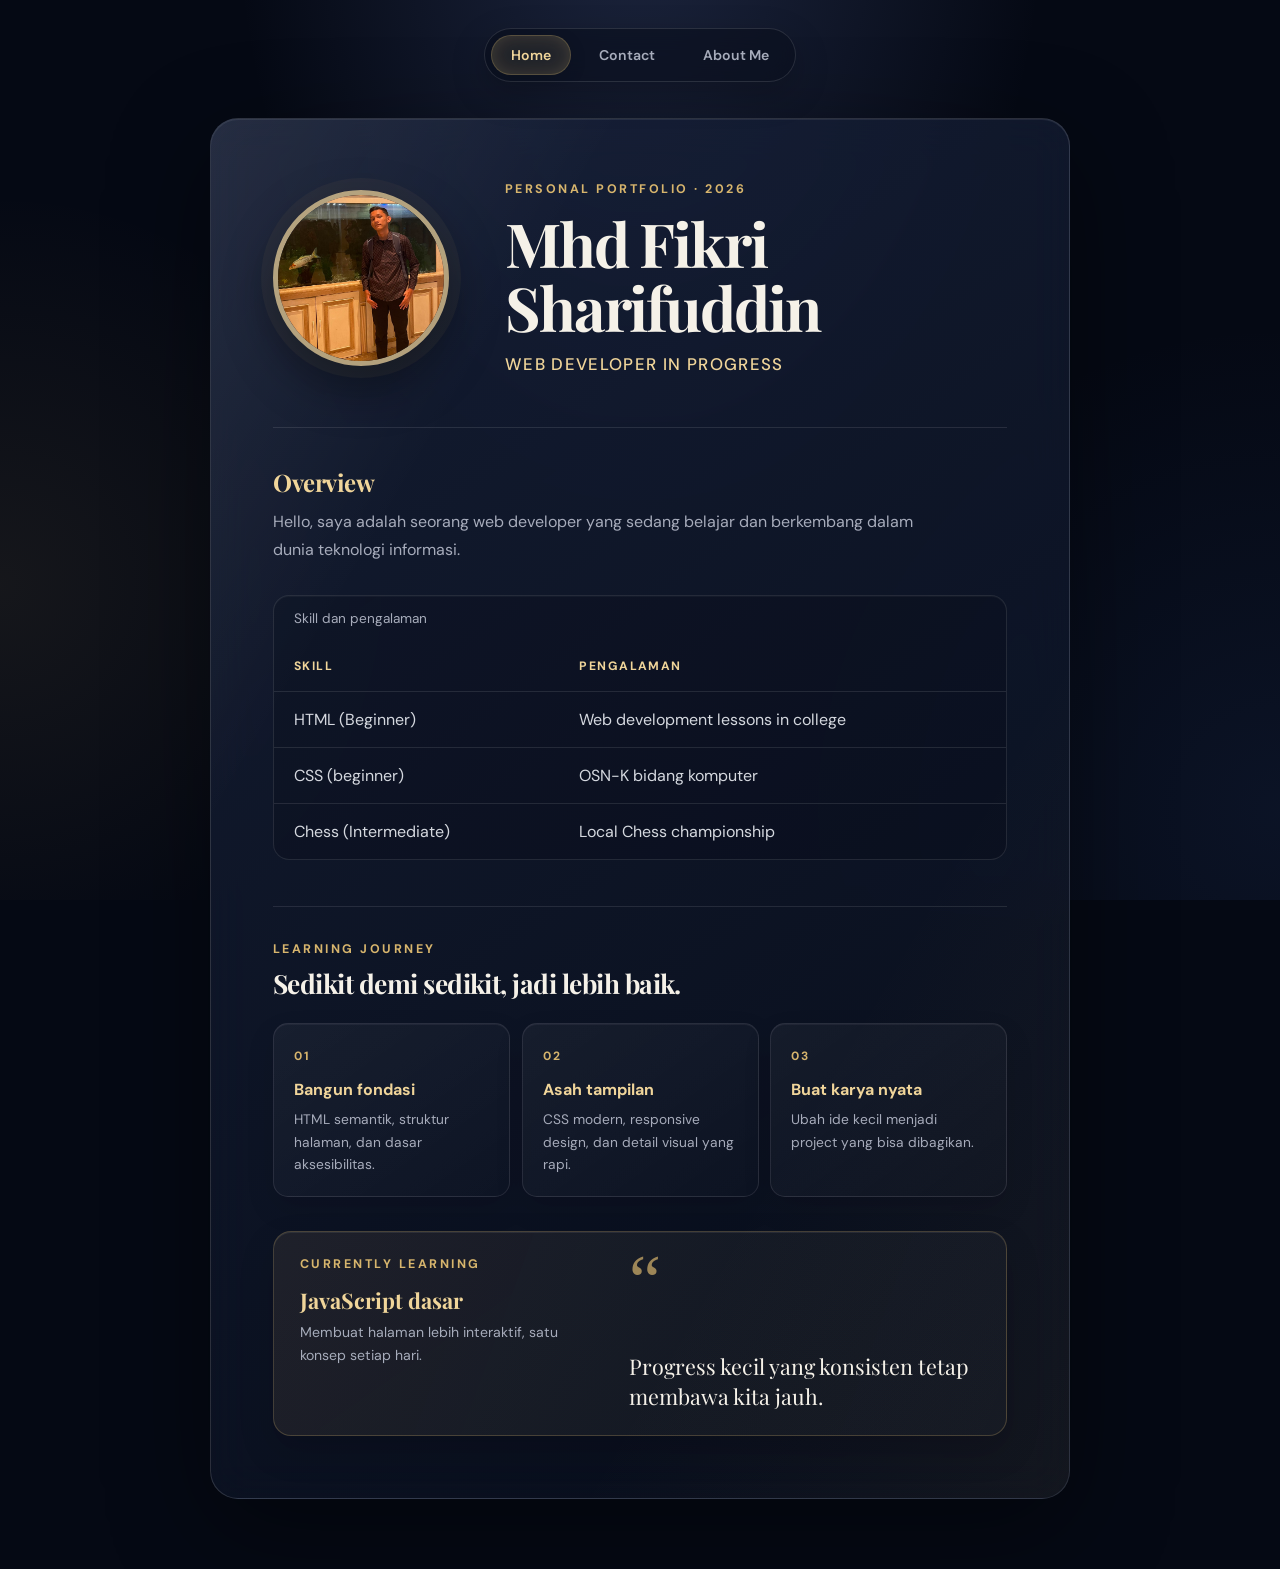
<file: index.html>
<!DOCTYPE html>
<html lang="id">
<head>
    <meta charset="UTF-8">
    <meta name="viewport" content="width=device-width, initial-scale=1.0">
    <meta name="description" content="Portfolio belajar Mhd Fikri Sharifuddin sebagai web developer pemula.">
    <title>Home</title>
    <link rel="stylesheet" href="style.css">
</head>
<body>
    <a class="skip-link" href="#main-content">Lewati ke konten utama</a>
    <nav class="site-nav" aria-label="Navigasi utama">
        <a href="index.html" class="active" aria-current="page">Home</a>
        <a href="contact.html">Contact</a><a href="about_me.html">About Me</a>
    </nav>
    <main id="main-content" class="biodata-container">
        <div class="hero">
            <div class="profile-pic">
                <img src="foto_p.jpeg" alt="Foto profil Mhd Fikri Sharifuddin" loading="lazy" decoding="async">
            </div>
            <div class="header">
                <p class="eyebrow">Personal portfolio · 2026</p>
                <h1>Mhd Fikri Sharifuddin</h1>
                <h2>Web Developer in progress</h2>
            </div>
        </div>
        <div class="desc">
            <h3>Overview</h3>
            <p>Hello, saya adalah seorang web developer yang sedang belajar dan berkembang dalam dunia teknologi informasi.</p>
        </div>
        <div class="table-wrap">
            <table>
                <caption>Skill dan pengalaman</caption>
                <tr>
                    <th scope="col">Skill</th>
                    <th scope="col">Pengalaman</th>
                </tr>
                <tr>
                    <td>HTML (Beginner)</td>
                    <td>Web development lessons in college</td>
                </tr>
                <tr>
                    <td>CSS (beginner)</td>
                    <td>OSN-K bidang komputer</td>
                </tr>
                <tr>
                    <td>Chess (Intermediate)</td>
                    <td>Local Chess championship</td>
                </tr>
            </table>
        </div>
        <section class="learning-journey" aria-labelledby="journey-title">
            <p class="eyebrow">Learning journey</p>
            <h3 id="journey-title">Sedikit demi sedikit, jadi lebih baik.</h3>
            <div class="journey-grid">
                <article class="journey-card">
                    <span>01</span>
                    <h4>Bangun fondasi</h4>
                    <p>HTML semantik, struktur halaman, dan dasar aksesibilitas.</p>
                </article>
                <article class="journey-card">
                    <span>02</span>
                    <h4>Asah tampilan</h4>
                    <p>CSS modern, responsive design, dan detail visual yang rapi.</p>
                </article>
                <article class="journey-card">
                    <span>03</span>
                    <h4>Buat karya nyata</h4>
                    <p>Ubah ide kecil menjadi project yang bisa dibagikan.</p>
                </article>
            </div>
        </section>
        <aside class="study-note">
            <div>
                <p class="eyebrow">Currently learning</p>
                <strong>JavaScript dasar</strong>
                <p>Membuat halaman lebih interaktif, satu konsep setiap hari.</p>
            </div>
            <div class="quote-mark">“</div>
            <blockquote>Progress kecil yang konsisten tetap membawa kita jauh.</blockquote>
        </aside>
    </main>
</body>
</html>
</file>
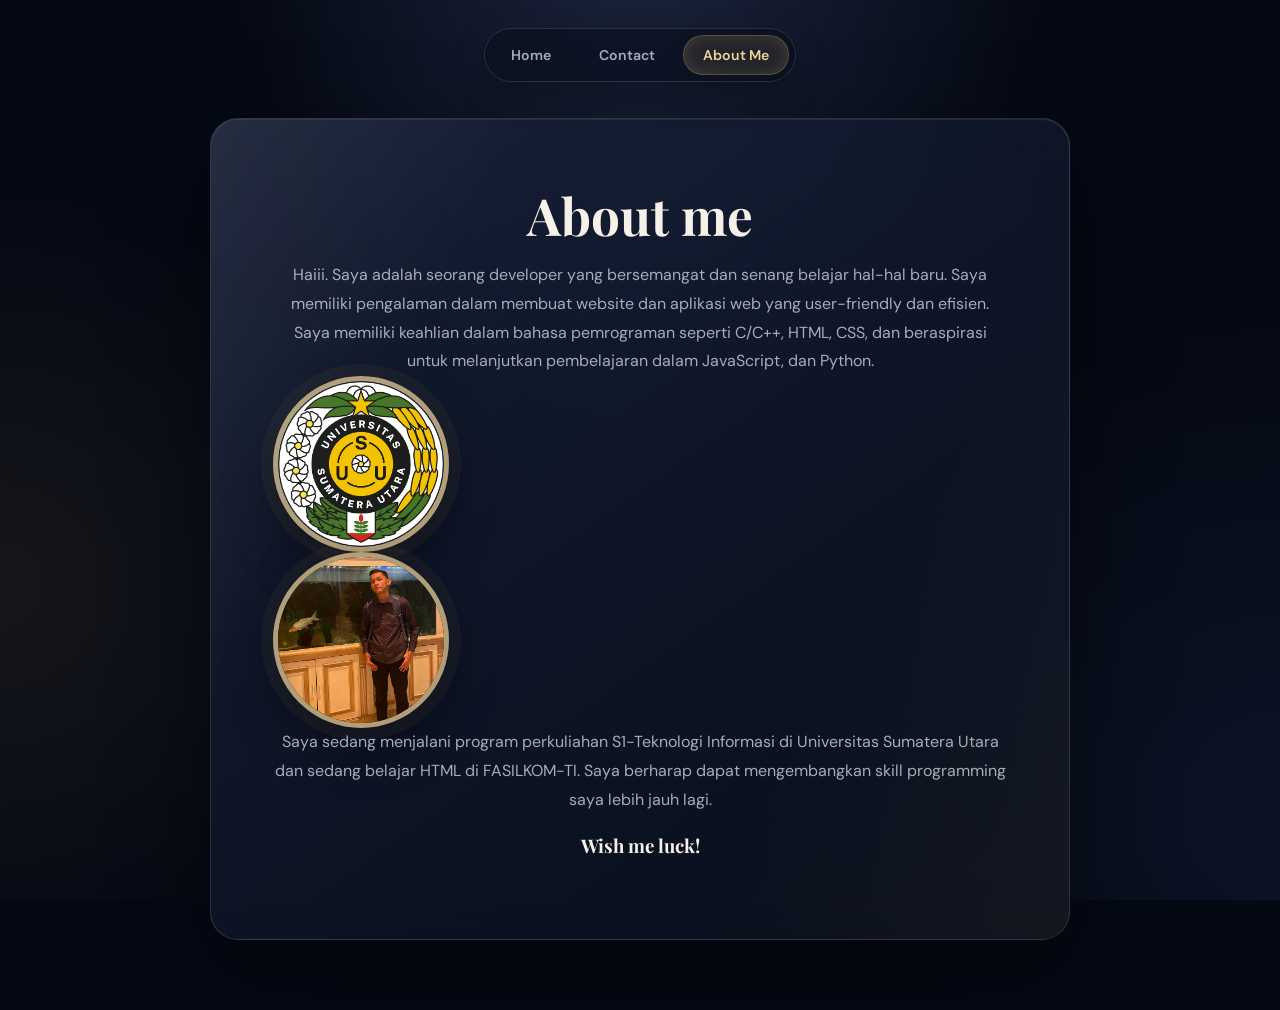
<file: about_me.html>
<!DOCTYPE html>
<html lang="id">
<head>
    <meta charset="UTF-8">
    <meta name="viewport" content="width=device-width, initial-scale=1.0">
    <title>About Me</title>
    <link rel="stylesheet" href="style.css">
</head>
<body>
    <nav class="site-nav" aria-label="Navigasi utama">
        <a href="index.html">Home</a>
        <a href="contact.html">Contact</a>
        <a href="about_me.html" class="active" aria-current="page">About Me</a>
    </nav>
    <main class="biodata-container page-content">
        <h1>About me</h1>
        <p>Haiii. Saya adalah seorang developer yang bersemangat dan senang belajar hal-hal baru. Saya memiliki pengalaman dalam membuat website dan aplikasi web yang user-friendly dan efisien.</p>
        <p>Saya memiliki keahlian dalam bahasa pemrograman seperti C/C++, HTML, CSS, dan beraspirasi untuk melanjutkan pembelajaran dalam JavaScript, dan Python.</p>
        <main class="profile-pic">
            <img src="Logo_USU.jpeg" alt="Logo USU">
            <img src="foto_p.jpeg" alt="Foto Profil">
        </main>
        <p>Saya sedang menjalani program perkuliahan S1-Teknologi Informasi di Universitas Sumatera Utara dan sedang belajar HTML di FASILKOM-TI. Saya berharap dapat mengembangkan skill programming saya lebih jauh lagi.</p>
        <h3>Wish me luck!</h3>
    </main>
</body>
</html>
</file>
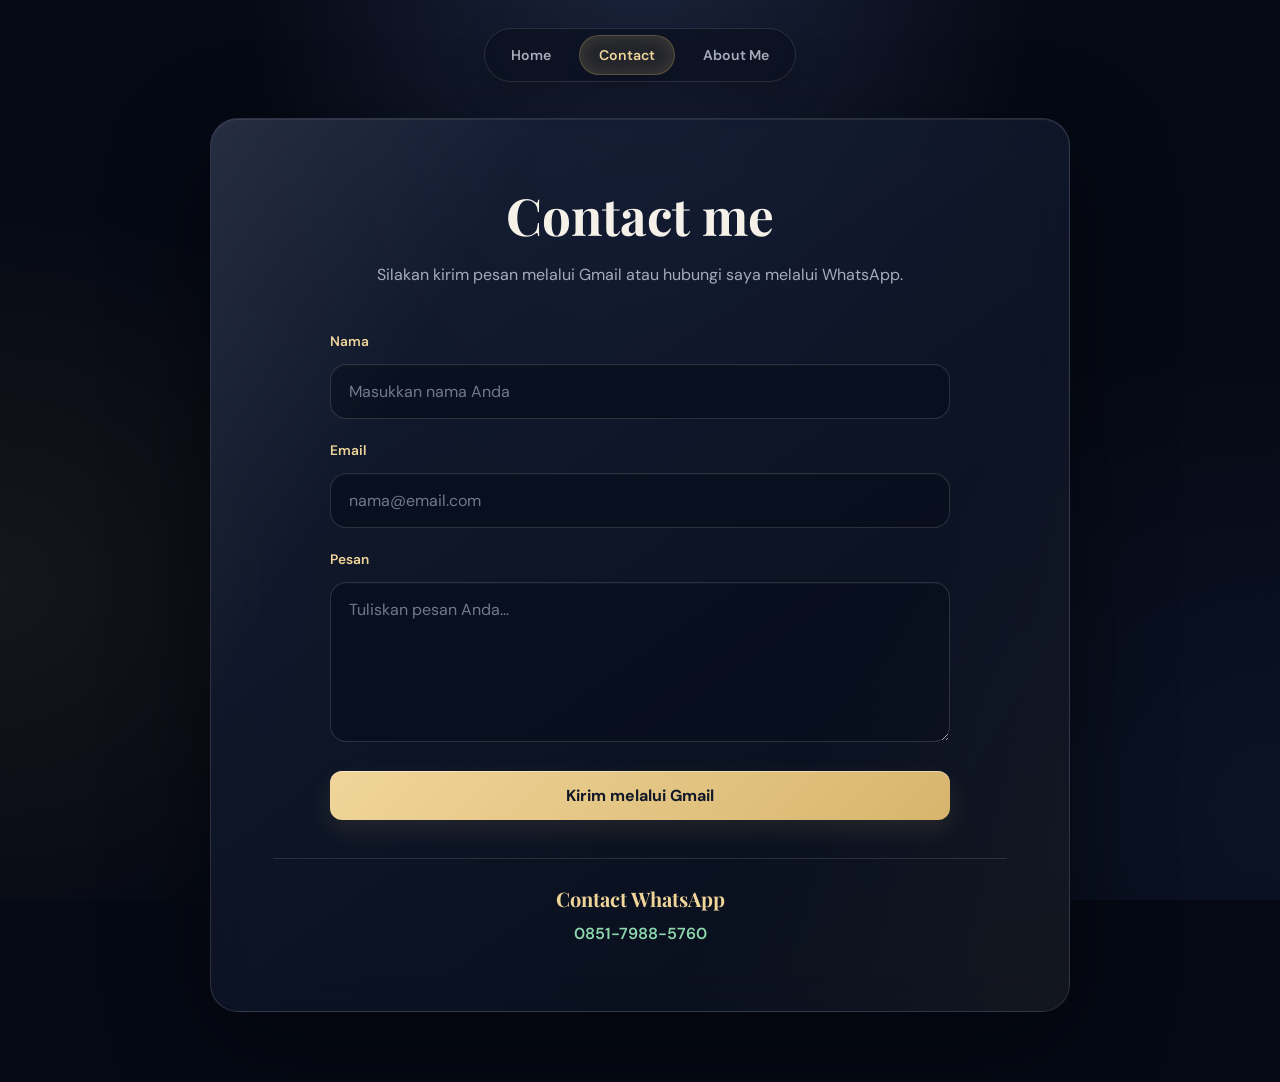
<file: contact.html>
<!DOCTYPE html>
<html lang="id">
<head>
    <meta charset="UTF-8">
    <meta name="viewport" content="width=device-width, initial-scale=1.0">
    <title>Contact</title>
    <link rel="stylesheet" href="style.css">
</head>
<body>
    <nav class="site-nav" aria-label="Navigasi utama">
        <a href="index.html">Home</a>
        <a href="contact.html" class="active" aria-current="page">Contact</a>
        <a href="about_me.html">About Me</a>
    </nav>
    <main class="biodata-container page-content">
        <h1>Contact me</h1>
        <p class="contact-intro">Silakan kirim pesan melalui Gmail atau hubungi saya melalui WhatsApp.</p>
        <form class="contact-form" id="contact-form">
            <label for="sender-name">Nama</label>
            <input type="text" id="sender-name" name="name" placeholder="Masukkan nama Anda" required>
            <label for="sender-email">Email</label>
            <input type="email" id="sender-email" name="email" placeholder="nama@email.com" required>
            <label for="message">Pesan</label>
            <textarea id="message" name="message" rows="6" placeholder="Tuliskan pesan Anda..." required></textarea>
            <button type="submit">Kirim melalui Gmail</button>
        </form>
        <div class="whatsapp-contact">
            <h2>Contact WhatsApp</h2>
            <p><a href="https://wa.me/6285179885760" target="_blank" rel="noopener noreferrer">0851-7988-5760</a></p>
        </div>
    </main>
    <script>
        document.getElementById('contact-form').addEventListener('submit', function (event) {
            event.preventDefault();
            const name = document.getElementById('sender-name').value;
            const email = document.getElementById('sender-email').value;
            const message = document.getElementById('message').value;
            const subject = `Pesan website dari ${name}`;
            const body = `Nama: ${name}\nEmail: ${email}\n\nPesan:\n${message}`;
            const gmailUrl = `https://mail.google.com/mail/?view=cm&fs=1&to=muhammaddfikri432@gmail.com&su=${encodeURIComponent(subject)}&body=${encodeURIComponent(body)}`;
            window.open(gmailUrl, '_blank', 'noopener,noreferrer');
        });
    </script>
</body>
</html>
</file>
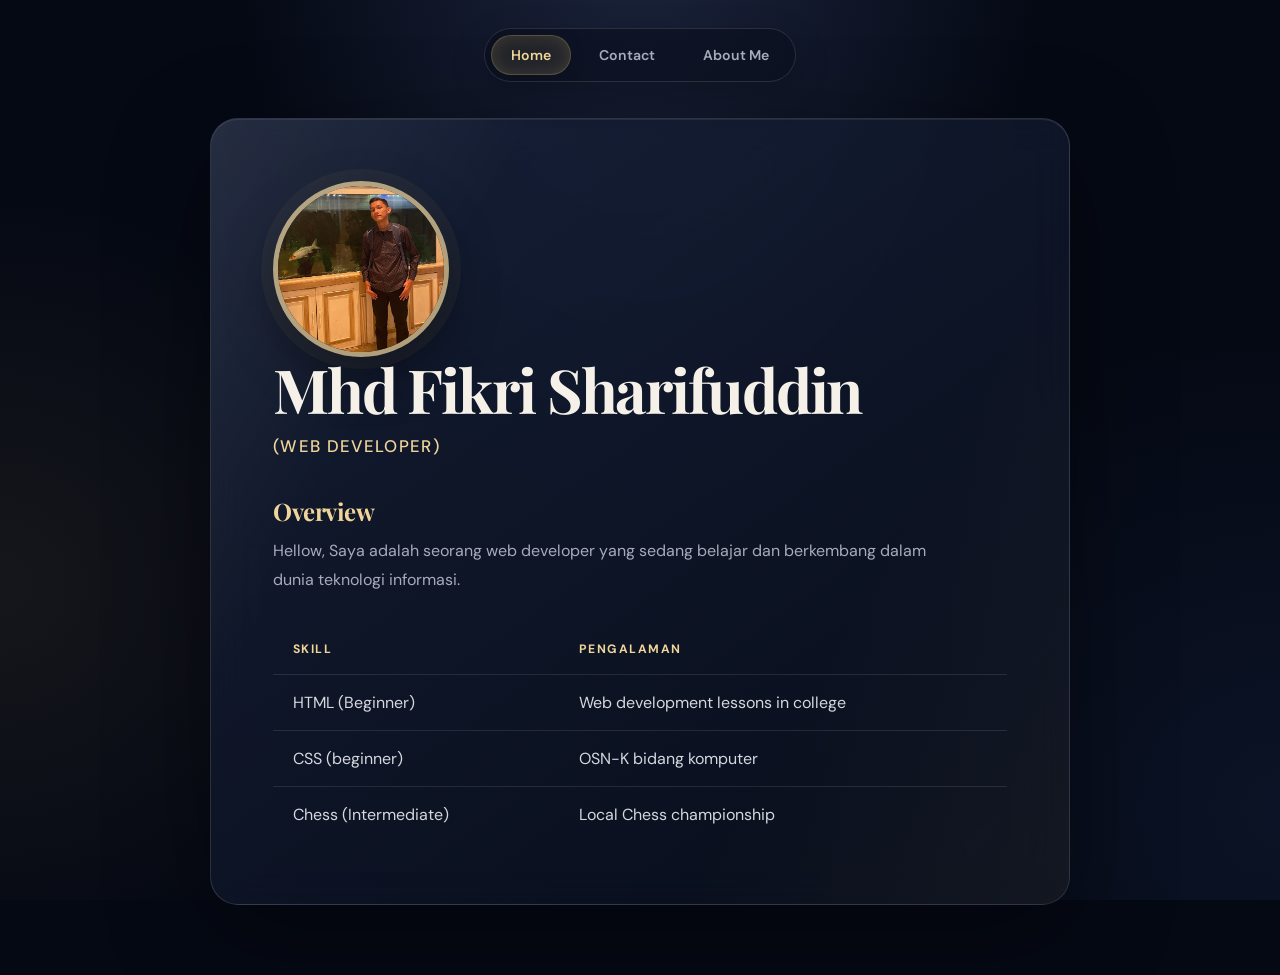
<file: home.html>
<!DOCTYPE html>
<html lang="id">
<head>
    <meta charset="UTF-8">
    <meta name="viewport" content="width=device-width, initial-scale=1.0">
    <title>Home</title>
    <link rel="stylesheet" href="style.css">
</head>
<body>
    <nav class="site-nav" aria-label="Navigasi utama">
        <a href="home.html" class="active" aria-current="page">Home</a>
        <a href="contact.html">Contact</a>
        <a href="about_me.html">About Me</a>
    </nav>
    <div class="biodata-container">
    <div class="profile-pic">
        <img src="foto_p.jpeg" alt="Foto Profil">
    </div>
    <div class="header">
        <h1>Mhd Fikri Sharifuddin</h1>
        <h2>(Web Developer)</h2>
    </div>
    <div class="desc">
        <h3>Overview</h3>
        <p>Hellow, Saya adalah seorang web developer yang sedang belajar dan berkembang dalam dunia teknologi informasi.</p>
    </div>
    <table>
        <tr>
            <th>Skill</th>
            <th>Pengalaman</th>
        </tr>
        <tr>
            <td>HTML (Beginner)</td>
            <td>Web development lessons in college</td>
        </tr>
        <tr>
            <td>CSS (beginner)</td>
            <td>OSN-K bidang komputer</td>
        </tr>
        <tr>
            <td>Chess (Intermediate)</td>
            <td>Local Chess championship</td>
        </tr>
    </table>
</div>

</body>
</html>
</file>
<file: style.css>
@import url('https://fonts.googleapis.com/css2?family=DM+Sans:wght@400;500;600;700&family=Playfair+Display:wght@600;700&display=swap');

:root {
  --ink: #f5f1e8;
  --muted: #a7acbb;
  --gold: #d7b56d;
  --gold-soft: #f0d59a;
  --gold-glow: rgba(215, 181, 109, .18);
  --line: rgba(255, 255, 255, .1);
  --surface: rgba(24, 34, 59, .78);
  --surface-dark: rgba(8, 14, 28, .76);
  --radius-lg: 28px;
  --radius-md: 16px;
}

* { box-sizing: border-box; }
html { scroll-behavior: smooth; }
::selection { color: #111827; background: var(--gold-soft); }

body {
  min-height: 100vh;
  margin: 0;
  padding: 28px 20px 70px;
  color: var(--ink);
  font-family: 'DM Sans', sans-serif;
  background-color: #050914;
  background-image:
    radial-gradient(ellipse at 50% -15%, rgba(94, 116, 181, .27), transparent 45%),
    radial-gradient(circle at 0% 65%, rgba(215, 181, 109, .08), transparent 28%),
    radial-gradient(circle at 100% 90%, rgba(53, 87, 157, .13), transparent 32%);
  background-attachment: fixed;
}

h1, h2, h3 { font-family: 'Playfair Display', serif; }

/* 2. Aksesibilitas */
.skip-link {
  position: absolute;
  top: -60px;
  left: 16px;
  z-index: 10;
  padding: 10px 14px;
  border-radius: 8px;
  color: #111827;
  background: var(--gold-soft);
  font-weight: 700;
  text-decoration: none;
  transition: top .2s;
}
.skip-link:focus { top: 16px; }

/* 3. Navigasi utama */
.site-nav {
  position: sticky;
  top: 18px;
  z-index: 5;
  display: flex;
  justify-content: center;
  gap: 8px;
  width: max-content;
  max-width: 100%;
  margin: 0 auto 36px;
  padding: 6px;
  border: 1px solid rgba(255, 255, 255, .12);
  border-radius: 999px;
  background: rgba(9, 15, 29, .58);
  box-shadow: 0 12px 35px rgba(0, 0, 0, .22);
  backdrop-filter: blur(18px);
}
.site-nav a {
  padding: 10px 19px;
  border: 1px solid transparent;
  border-radius: 99px;
  color: var(--muted);
  font-size: .88rem;
  font-weight: 600;
  text-decoration: none;
  transition: .25s ease;
}
.site-nav a:hover,
.site-nav a:focus-visible,
.site-nav a.active {
  color: var(--gold-soft);
  border-color: rgba(215, 181, 109, .3);
  background: rgba(215, 181, 109, .1);
}
.site-nav a.active { box-shadow: inset 0 0 18px var(--gold-glow), 0 5px 18px rgba(0, 0, 0, .12); }

/* 4. Kartu utama dan hero */
.biodata-container {
  position: relative;
  width: 100%;
  max-width: 860px;
  min-height: 420px;
  margin: 0 auto;
  padding: clamp(28px, 5vw, 62px);
  overflow: hidden;
  border: 1px solid rgba(255, 255, 255, .14);
  border-radius: var(--radius-lg);
  background: linear-gradient(145deg, var(--surface), var(--surface-dark));
  box-shadow: 0 30px 100px rgba(0, 0, 0, .42), inset 0 1px 0 rgba(255, 255, 255, .08);
  backdrop-filter: blur(22px);
}
.biodata-container::before {
  content: '';
  position: absolute;
  inset: -1px;
  pointer-events: none;
  background: linear-gradient(120deg, rgba(255, 255, 255, .08), transparent 25%, transparent 70%, rgba(215, 181, 109, .06));
}
.hero, .desc, .table-wrap, .learning-journey, .study-note { position: relative; z-index: 1; }
.hero {
  display: grid;
  grid-template-columns: 190px 1fr;
  align-items: center;
  gap: 42px;
  padding-bottom: 52px;
  border-bottom: 1px solid var(--line);
}
.profile-pic img {
  display: block;
  width: 176px;
  height: 176px;
  border: 5px solid rgba(240, 213, 154, .72);
  border-radius: 50%;
  object-fit: cover;
  box-shadow: 0 0 0 12px rgba(215, 181, 109, .05), 0 20px 50px rgba(0, 0, 0, .4);
}
.eyebrow { margin: 0 0 14px; color: var(--gold); font-size: .78rem; font-weight: 700; letter-spacing: .2em; text-transform: uppercase; }
.header h1 { margin: 0; color: var(--ink); font-size: clamp(2.1rem, 5vw, 3.8rem); line-height: 1.05; letter-spacing: -.035em; }
.header h2 { margin: 14px 0 0; color: var(--gold-soft); font-family: 'DM Sans', sans-serif; font-size: 1.05rem; font-weight: 500; letter-spacing: .08em; text-transform: uppercase; }
.desc { max-width: 670px; margin: 38px 0 30px; }
.desc h3, .learning-journey h3 { color: var(--gold-soft); letter-spacing: -.02em; }
.desc h3 { margin: 0 0 10px; font-size: 1.5rem; }
.desc p, .contact-intro, .page-content p { margin: 0; color: var(--muted); line-height: 1.8; }

/* 5. Tabel skill */
.table-wrap { overflow-x: auto; border: 1px solid var(--line); border-radius: var(--radius-md); background: rgba(0, 0, 0, .12); box-shadow: inset 0 1px 0 rgba(255, 255, 255, .035); }
table { width: 100%; min-width: 480px; border-collapse: collapse; }
table caption { padding: 14px 20px; color: var(--muted); text-align: left; font-size: .85rem; }
th, td { padding: 17px 20px; text-align: left; border-bottom: 1px solid var(--line); }
tr:last-child td { border-bottom: 0; }
th { color: var(--gold-soft); font-size: .76rem; letter-spacing: .12em; text-transform: uppercase; }
td { color: #d5d8df; }
tr:hover td { background: rgba(215, 181, 109, .05); }

/* 6. Learning journey */
.learning-journey { margin-top: 46px; padding-top: 34px; border-top: 1px solid var(--line); }
.learning-journey .eyebrow { margin-bottom: 8px; }
.learning-journey h3 { margin: 0 0 22px; color: var(--ink); font-size: 1.65rem; }
.journey-grid { display: grid; grid-template-columns: repeat(3, 1fr); gap: 12px; }
.journey-card { padding: 20px; border: 1px solid var(--line); border-radius: 15px; background: linear-gradient(145deg, rgba(255,255,255,.045), rgba(255,255,255,.012)); box-shadow: inset 0 1px 0 rgba(255,255,255,.05), 0 12px 28px rgba(0,0,0,.12); transition: .25s ease; }
.journey-card:hover { transform: translateY(-4px); border-color: rgba(215,181,109,.4); box-shadow: 0 18px 35px rgba(0,0,0,.25), 0 0 24px rgba(215,181,109,.08); }
.journey-card span { color: var(--gold); font-size: .75rem; font-weight: 700; letter-spacing: .15em; }
.journey-card h4 { margin: 14px 0 8px; color: var(--gold-soft); font-size: 1rem; }
.journey-card p { margin: 0; color: var(--muted); font-size: .86rem; line-height: 1.65; }

/* 7. Catatan belajar */
.study-note { display: grid; grid-template-columns: 1fr 1.15fr; gap: 24px; align-items: center; margin-top: 34px; padding: 24px 26px; border: 1px solid rgba(215,181,109,.25); border-radius: 18px; background: linear-gradient(110deg, rgba(215,181,109,.09), rgba(255,255,255,.025)); box-shadow: inset 0 1px 0 rgba(255,255,255,.08), 0 15px 35px rgba(0,0,0,.16); }
.study-note strong { display: block; color: var(--gold-soft); font-family: 'Playfair Display', serif; font-size: 1.35rem; }
.study-note p:not(.eyebrow) { margin: 7px 0 0; color: var(--muted); font-size: .88rem; line-height: 1.6; }
.quote-mark { align-self: start; color: var(--gold); font-family: Georgia, serif; font-size: 4.5rem; line-height: .7; opacity: .7; }
.study-note blockquote { grid-column: 2; margin: -38px 0 0; color: var(--ink); font-family: 'Playfair Display', serif; font-size: 1.35rem; line-height: 1.35; }

/* 8. Halaman contact/about */
.page-content { display: flex; flex-direction: column; justify-content: center; min-height: 420px; text-align: center; }
.page-content h1 { margin: 0 0 12px; font-size: clamp(2rem, 5vw, 3.2rem); }
.contact-form { display: flex; flex-direction: column; gap: 9px; max-width: 560px; margin: 34px auto 0; text-align: left; }
.contact-form label { margin-top: 8px; color: var(--gold-soft); font-size: .86rem; font-weight: 600; }
.contact-form input, .contact-form textarea { width: 100%; padding: 14px 16px; border: 1px solid var(--line); border-radius: 60px; outline: none; color: var(--ink); background: rgba(0,0,0,.2); box-shadow: inset 0 1px 0 rgba(255,255,255,.03); font: inherit; resize: vertical; transition: .2s; }
.contact-form input::placeholder, .contact-form textarea::placeholder { color: #72798a; }
.contact-form input:focus, .contact-form textarea:focus { border-color: var(--gold); box-shadow: 0 0 0 3px rgba(215,181,109,.12); }
.contact-form button { margin-top: 15px; padding: 14px 20px; border: 0; border-radius: 12px; color: #111827; background: linear-gradient(135deg, var(--gold-soft), var(--gold)); box-shadow: 0 10px 25px rgba(215,181,109,.12), inset 0 1px 0 rgba(255,255,255,.4); font: inherit; font-weight: 700; cursor: pointer; transition: .2s; }
.contact-form button:hover, .contact-form button:focus-visible { transform: translateY(-2px); }
.whatsapp-contact { margin-top: 38px; padding-top: 26px; border-top: 1px solid rgba(255,255,255,.12); }
.whatsapp-contact h2 { margin: 0 0 8px; color: var(--gold-soft); font-size: 1.25rem; }
.whatsapp-contact p { margin: 0; }
.whatsapp-contact a { color: #8dd8ad; font-weight: 600; text-decoration: none; }

/* 9. Animasi */
@keyframes reveal-up { from { opacity: 0; transform: translateY(22px); } to { opacity: 1; transform: translateY(0); } }
@keyframes reveal-soft { from { opacity: 0; transform: scale(.96); } to { opacity: 1; transform: scale(1); } }
@keyframes breathe { 0%, 100% { transform: translateY(0); } 50% { transform: translateY(-6px); } }
.site-nav { animation: reveal-up .7s cubic-bezier(.22,1,.36,1) both; }
.biodata-container { animation: reveal-soft .9s cubic-bezier(.22,1,.36,1) .08s both; }
.header, .desc, .table-wrap, .learning-journey, .study-note { animation: reveal-up .8s cubic-bezier(.22,1,.36,1) .25s both; }
.profile-pic img { animation: breathe 5s ease-in-out 1.2s infinite; }
.site-nav a, .journey-card, .contact-form button { will-change: transform; }
.site-nav a:hover { transform: translateY(-2px); }

/* 10. Responsive mobile */
@media (max-width: 600px) {
  body { padding: 18px 14px 45px; }
  .site-nav { top: 10px; margin-bottom: 24px; }
  .site-nav a { padding: 9px 13px; font-size: .78rem; }
  .biodata-container { padding: 28px 22px; border-radius: 22px; }
  .hero { grid-template-columns: 1fr; gap: 24px; padding-bottom: 36px; text-align: center; }
  .profile-pic img { width: 140px; height: 140px; margin: 0 auto; }
  .desc { margin-top: 30px; }
  th, td { padding: 14px 15px; }
  .journey-grid { grid-template-columns: 1fr; }
  .learning-journey { margin-top: 36px; }
  .study-note { grid-template-columns: 1fr; gap: 8px; }
  .study-note blockquote { grid-column: 1; margin: -15px 0 0; }
  .quote-mark { display: none; }
  .page-content { min-height: 360px; }
}

/* 11. Pengguna yang mematikan animasi */
@media (prefers-reduced-motion: reduce) {
  *, *::before, *::after { animation-duration: .01ms !important; animation-iteration-count: 1 !important; scroll-behavior: auto !important; transition-duration: .01ms !important; }
  .site-nav { position: relative; top: 0; }
}


/* Form contact */
.contact-form { gap: 14px; width: 100%; max-width: 620px; }
.contact-form input, .contact-form textarea { padding: 16px 18px; border: 1px solid rgba(255,255,255,.14); border-radius: 16px; background: rgba(8,14,28,.72); }
.contact-form input { min-height: 52px; }
.contact-form textarea { min-height: 150px; }
</file>
